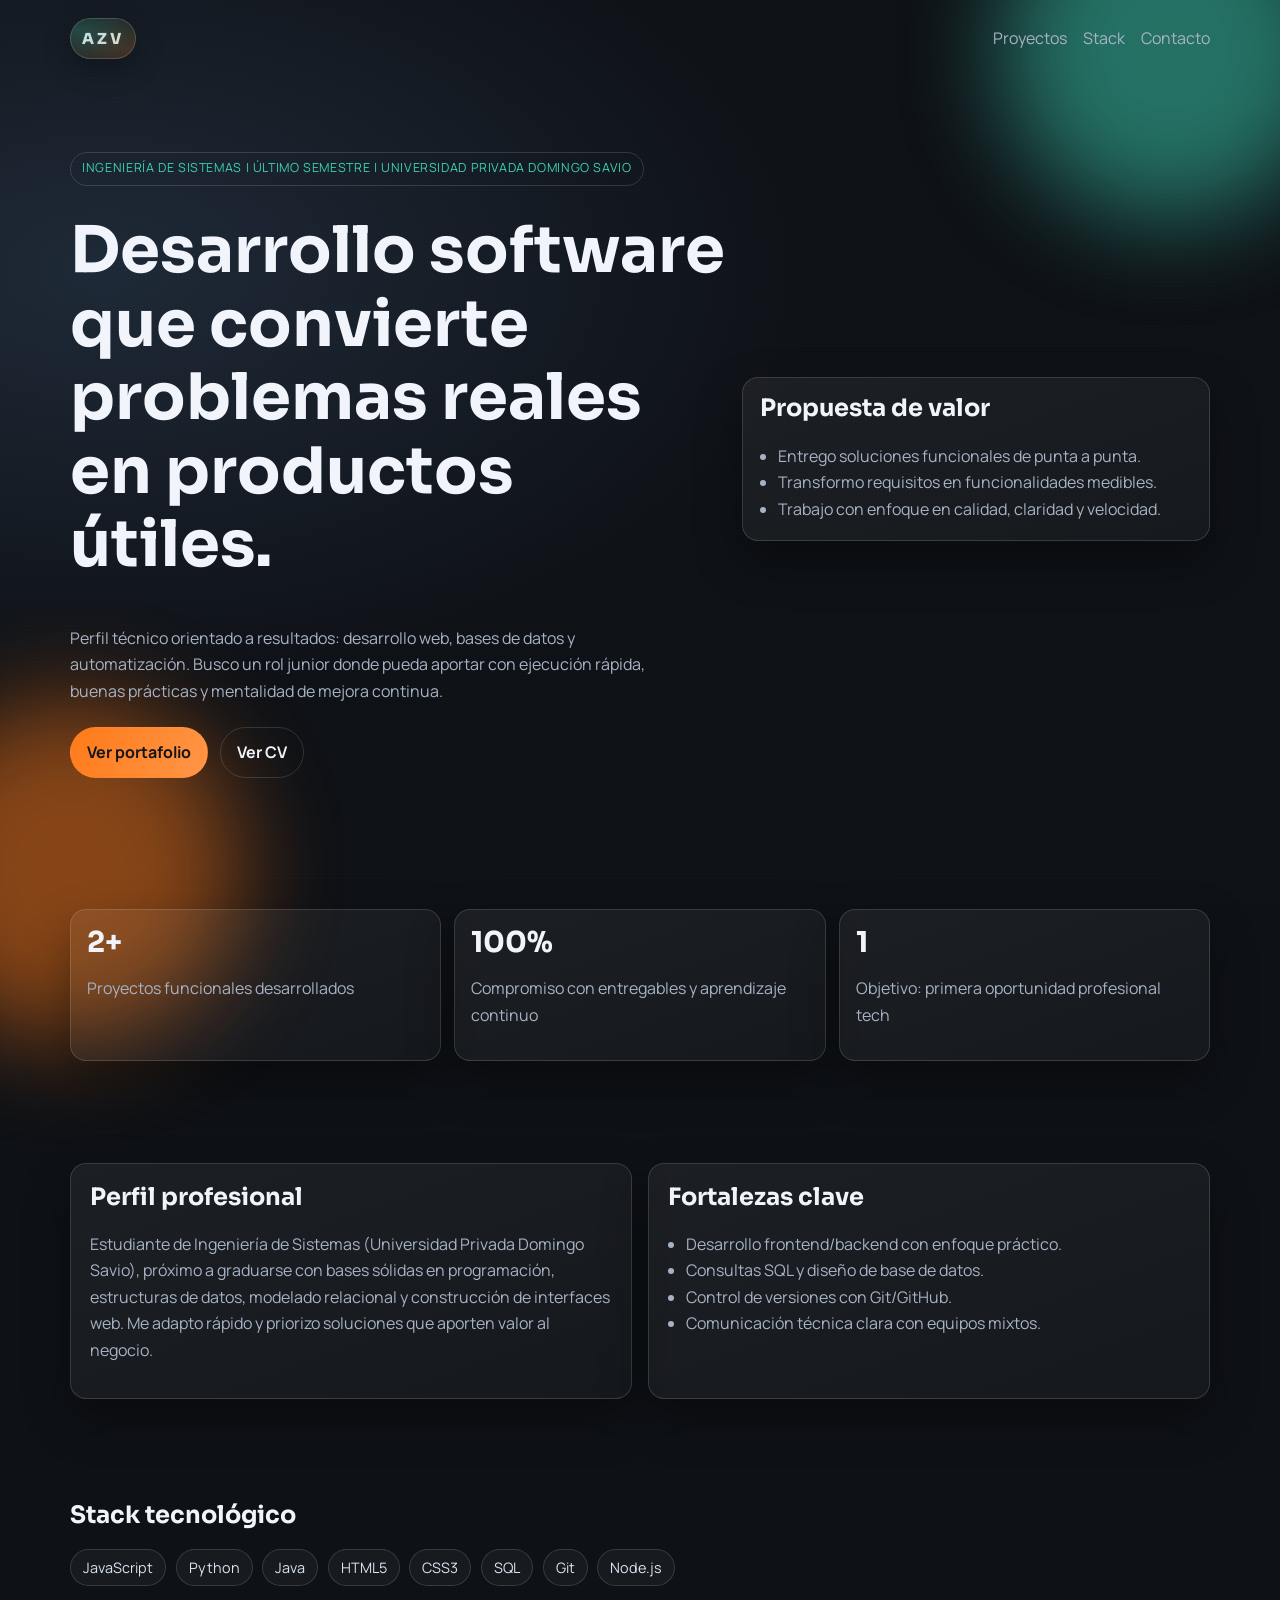
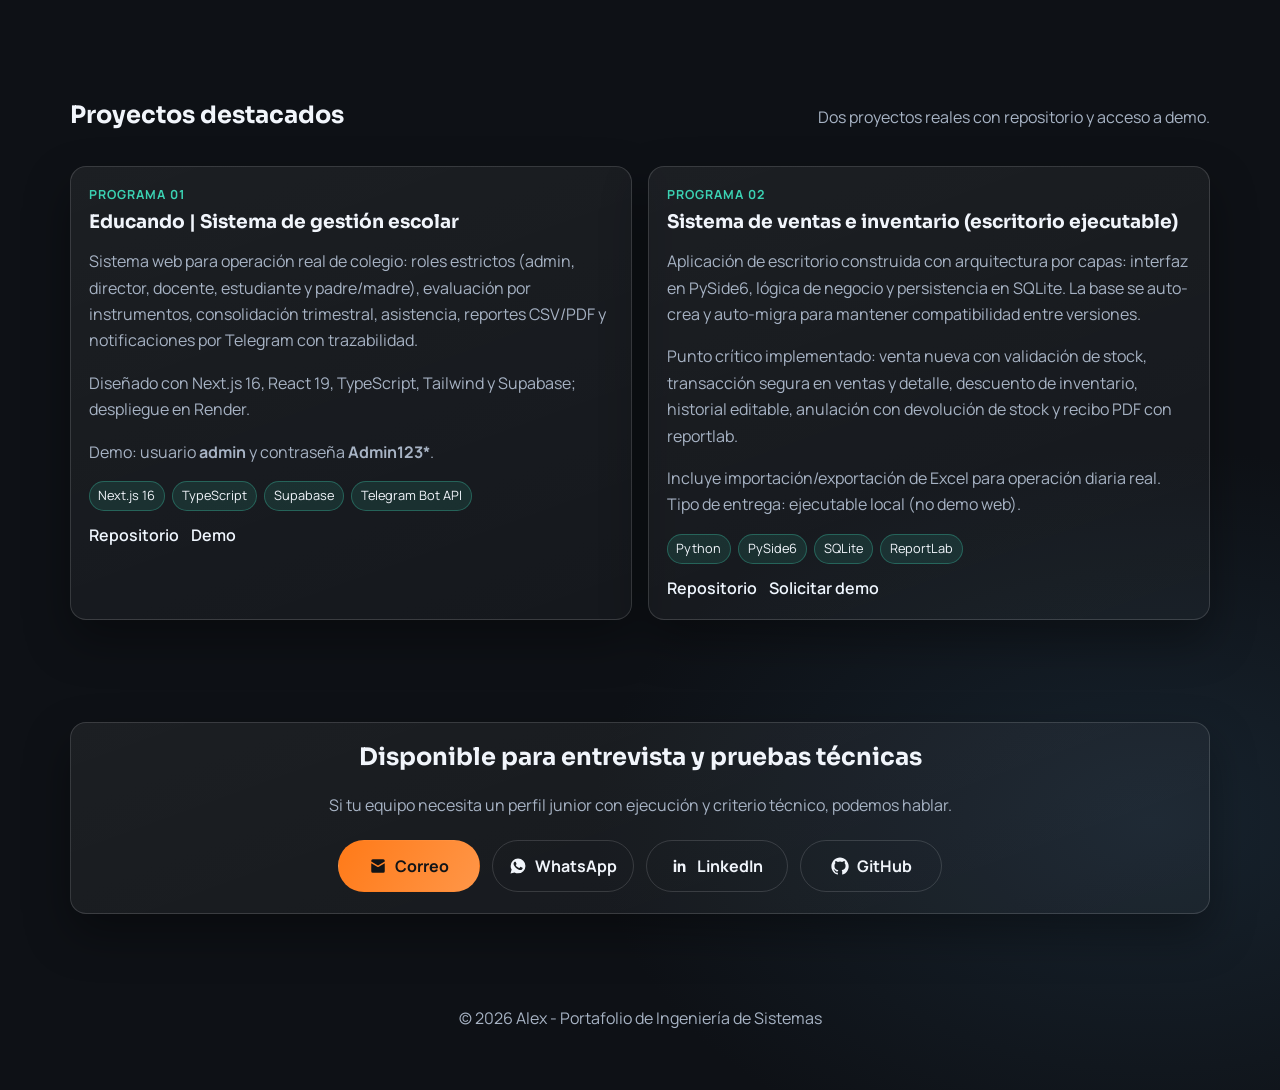
<file: index.html>
﻿<!doctype html>
<html lang="es">
<head>
  <meta charset="UTF-8" />
  <meta name="viewport" content="width=device-width, initial-scale=1.0" />
  <meta name="description" content="Portafolio profesional de estudiante de Ingeniería de Sistemas en último semestre" />
  <title>Alex | Portafolio de Ingeniería de Sistemas</title>
  <link rel="preconnect" href="https://fonts.googleapis.com">
  <link rel="preconnect" href="https://fonts.gstatic.com" crossorigin>
  <link href="https://fonts.googleapis.com/css2?family=Sora:wght@400;600;700;800&family=Manrope:wght@400;600&display=swap" rel="stylesheet">
  <link rel="stylesheet" href="styles.css" />
</head>
<body>
  <div class="noise"></div>
  <div class="orb orb--a"></div>
  <div class="orb orb--b"></div>

  <header class="hero reveal" id="inicio">
    <nav class="nav container">
      <a href="#inicio" class="brand">AZV</a>
      <div class="nav__links">
        <a href="#proyectos">Proyectos</a>
        <a href="#stack">Stack</a>
        <a href="#contacto">Contacto</a>
      </div>
    </nav>

    <div class="container hero__layout">
      <div>
        <p class="tag">Ingeniería de Sistemas | Último semestre | Universidad Privada Domingo Savio</p>
        <h1>Desarrollo software que convierte problemas reales en productos útiles.</h1>
        <p class="lead">
          Perfil técnico orientado a resultados: desarrollo web, bases de datos y automatización.
          Busco un rol junior donde pueda aportar con ejecución rápida, buenas prácticas y mentalidad de mejora continua.
        </p>
        <div class="hero__actions">
          <a class="btn" href="#proyectos">Ver portafolio</a>
          <a class="btn btn--ghost" href="cv.html" target="_blank" rel="noopener">Ver CV</a>
        </div>
      </div>

      <aside class="highlight-card">
        <h2>Propuesta de valor</h2>
        <ul>
          <li>Entrego soluciones funcionales de punta a punta.</li>
          <li>Transformo requisitos en funcionalidades medibles.</li>
          <li>Trabajo con enfoque en calidad, claridad y velocidad.</li>
        </ul>
      </aside>
    </div>
  </header>

  <main>
    <section class="section reveal" id="metricas">
      <div class="container stats">
        <article>
          <h3>2+</h3>
          <p>Proyectos funcionales desarrollados</p>
        </article>
        <article>
          <h3>100%</h3>
          <p>Compromiso con entregables y aprendizaje continuo</p>
        </article>
        <article>
          <h3>1</h3>
          <p>Objetivo: primera oportunidad profesional tech</p>
        </article>
      </div>
    </section>

    <section class="section reveal" id="sobre-mi">
      <div class="container split">
        <article class="panel">
          <h2>Perfil profesional</h2>
          <p>
            Estudiante de Ingeniería de Sistemas (Universidad Privada Domingo Savio), próximo a graduarse con bases sólidas en programación, estructuras de datos,
            modelado relacional y construcción de interfaces web. Me adapto rápido y priorizo soluciones que aporten valor al negocio.
          </p>
        </article>
        <article class="panel">
          <h2>Fortalezas clave</h2>
          <ul>
            <li>Desarrollo frontend/backend con enfoque práctico.</li>
            <li>Consultas SQL y diseño de base de datos.</li>
            <li>Control de versiones con Git/GitHub.</li>
            <li>Comunicación técnica clara con equipos mixtos.</li>
          </ul>
        </article>
      </div>
    </section>

    <section class="section reveal" id="stack">
      <div class="container">
        <h2>Stack tecnológico</h2>
        <div class="chips">
          <span>JavaScript</span>
          <span>Python</span>
          <span>Java</span>
          <span>HTML5</span>
          <span>CSS3</span>
          <span>SQL</span>
          <span>Git</span>
          <span>Node.js</span>
        </div>
      </div>
    </section>

    <section class="section reveal" id="proyectos">
      <div class="container">
        <div class="section-head">
          <h2>Proyectos destacados</h2>
          <p>Dos proyectos reales con repositorio y acceso a demo.</p>
        </div>

        <div class="projects">
          <article class="project-card">
            <p class="project-card__label">Programa 01</p>
            <h3>Educando | Sistema de gestión escolar</h3>
            <p>
              Sistema web para operación real de colegio: roles estrictos (admin, director, docente, estudiante y padre/madre),
              evaluación por instrumentos, consolidación trimestral, asistencia, reportes CSV/PDF y notificaciones por Telegram con trazabilidad.
            </p>
            <p>
              Diseñado con Next.js 16, React 19, TypeScript, Tailwind y Supabase; despliegue en Render.
            </p>
            <p>
              Demo: usuario <strong>admin</strong> y contraseña <strong>Admin123*</strong>.
            </p>
            <div class="project-card__tags">
              <span>Next.js 16</span>
              <span>TypeScript</span>
              <span>Supabase</span>
              <span>Telegram Bot API</span>
            </div>
            <div class="project-card__actions">
              <a href="https://github.com/pitercito89/Educando.1" target="_blank" rel="noopener">Repositorio</a>
              <a href="https://educando-1.vercel.app/" target="_blank" rel="noopener">Demo</a>
            </div>
          </article>

          <article class="project-card">
            <p class="project-card__label">Programa 02</p>
            <h3>Sistema de ventas e inventario (escritorio ejecutable)</h3>
            <p>
              Aplicación de escritorio construida con arquitectura por capas: interfaz en PySide6,
              lógica de negocio y persistencia en SQLite. La base se auto-crea y auto-migra para mantener compatibilidad entre versiones.
            </p>
            <p>
              Punto crítico implementado: venta nueva con validación de stock, transacción segura en ventas y detalle,
              descuento de inventario, historial editable, anulación con devolución de stock y recibo PDF con reportlab.
            </p>
            <p>
              Incluye importación/exportación de Excel para operación diaria real. Tipo de entrega: ejecutable local (no demo web).
            </p>
            <div class="project-card__tags">
              <span>Python</span>
              <span>PySide6</span>
              <span>SQLite</span>
              <span>ReportLab</span>
            </div>
            <div class="project-card__actions">
              <a href="https://github.com/pitercito89/Sitema_GuPa" target="_blank" rel="noopener">Repositorio</a>
              <a href="mailto:alex.azv1989@gmail.com">Solicitar demo</a>
            </div>
          </article>
        </div>
      </div>
    </section>

    <section class="section reveal" id="contacto">
      <div class="container contact-box">
        <h2>Disponible para entrevista y pruebas técnicas</h2>
        <p>
          Si tu equipo necesita un perfil junior con ejecución y criterio técnico, podemos hablar.
        </p>
        <div class="hero__actions contact-links">
          <a class="btn contact-link" href="mailto:alex.azv1989@gmail.com" aria-label="Enviar correo a Alex">
            <span class="contact-link__icon" aria-hidden="true">
              <svg viewBox="0 0 24 24">
                <path d="M3 5a2 2 0 0 1 2-2h14a2 2 0 0 1 2 2v.9l-9 5.4-9-5.4V5Zm0 3.2V19a2 2 0 0 0 2 2h14a2 2 0 0 0 2-2V8.2l-8.49 5.1a1 1 0 0 1-1.02 0L3 8.2Z"></path>
              </svg>
            </span>
            <span>Correo</span>
          </a>
          <a class="btn btn--ghost contact-link" href="https://wa.me/59163461474" target="_blank" rel="noopener" aria-label="Contactar por WhatsApp">
            <span class="contact-link__icon" aria-hidden="true">
              <svg viewBox="0 0 24 24">
                <path d="M12.04 2.01A9.86 9.86 0 0 0 2.2 11.86c0 1.74.45 3.45 1.3 4.95L2 22l5.34-1.4a9.85 9.85 0 0 0 4.7 1.2h.01a9.86 9.86 0 0 0 0-19.79Zm5.74 13.95c-.24.67-1.39 1.27-1.92 1.35-.5.07-1.14.1-1.84-.13-.43-.14-.98-.33-1.69-.64-2.97-1.28-4.9-4.28-5.05-4.48-.15-.2-1.2-1.6-1.2-3.05 0-1.45.76-2.16 1.02-2.46.27-.3.58-.37.78-.37h.56c.17 0 .4-.07.62.46.24.58.82 2.02.89 2.17.07.15.12.33.02.53-.1.2-.15.33-.3.5-.15.17-.31.37-.44.5-.15.15-.31.31-.13.61.18.3.8 1.32 1.72 2.14 1.18 1.04 2.17 1.36 2.48 1.51.31.15.48.13.65-.08.18-.2.74-.86.94-1.16.2-.3.4-.25.67-.15.27.1 1.71.8 2 0.94.3.15.5.22.57.35.07.13.07.76-.17 1.42Z"></path>
              </svg>
            </span>
            <span>WhatsApp</span>
          </a>
          <a class="btn btn--ghost contact-link" href="https://linkedin.com/in/alexander-zabala-vargas-859037278" target="_blank" rel="noopener" aria-label="Abrir perfil de LinkedIn">
            <span class="contact-link__icon" aria-hidden="true">
              <svg viewBox="0 0 24 24">
                <path d="M5.34 3.5a1.84 1.84 0 1 0 0 3.68 1.84 1.84 0 0 0 0-3.68ZM3.7 8.8h3.28V20H3.7V8.8Zm5.36 0h3.14v1.53h.05c.44-.82 1.51-1.69 3.1-1.69 3.31 0 3.92 2.18 3.92 5.01V20h-3.27v-5.62c0-1.34-.03-3.07-1.87-3.07-1.88 0-2.17 1.47-2.17 2.98V20H9.06V8.8Z"></path>
              </svg>
            </span>
            <span>LinkedIn</span>
          </a>
          <a class="btn btn--ghost contact-link" href="https://github.com/pitercito89/" target="_blank" rel="noopener" aria-label="Abrir perfil de GitHub">
            <span class="contact-link__icon" aria-hidden="true">
              <svg viewBox="0 0 24 24">
                <path d="M12 .5C5.65.5.5 5.77.5 12.27c0 5.2 3.3 9.62 7.88 11.18.58.11.79-.26.79-.57 0-.28-.01-1.03-.01-2.03-3.21.72-3.89-1.58-3.89-1.58-.52-1.37-1.28-1.73-1.28-1.73-1.04-.73.08-.71.08-.71 1.15.08 1.76 1.22 1.76 1.22 1.02 1.81 2.68 1.29 3.33.99.1-.76.4-1.29.73-1.59-2.56-.3-5.25-1.31-5.25-5.83 0-1.29.45-2.34 1.19-3.17-.12-.3-.52-1.5.11-3.13 0 0 .97-.32 3.19 1.21a10.8 10.8 0 0 1 5.8 0c2.21-1.53 3.18-1.2 3.18-1.2.64 1.62.24 2.82.12 3.12.74.83 1.19 1.89 1.19 3.17 0 4.53-2.7 5.52-5.28 5.82.41.36.79 1.08.79 2.18 0 1.57-.01 2.83-.01 3.22 0 .31.2.69.8.57 4.58-1.56 7.87-5.98 7.87-11.18C23.5 5.77 18.35.5 12 .5Z"></path>
              </svg>
            </span>
            <span>GitHub</span>
          </a>
        </div>
      </div>
    </section>
  </main>

  <footer class="footer">
    <p>© <span id="year"></span> Alex - Portafolio de Ingeniería de Sistemas</p>
  </footer>

  <script src="script.js"></script>
</body>
</html>
</file>
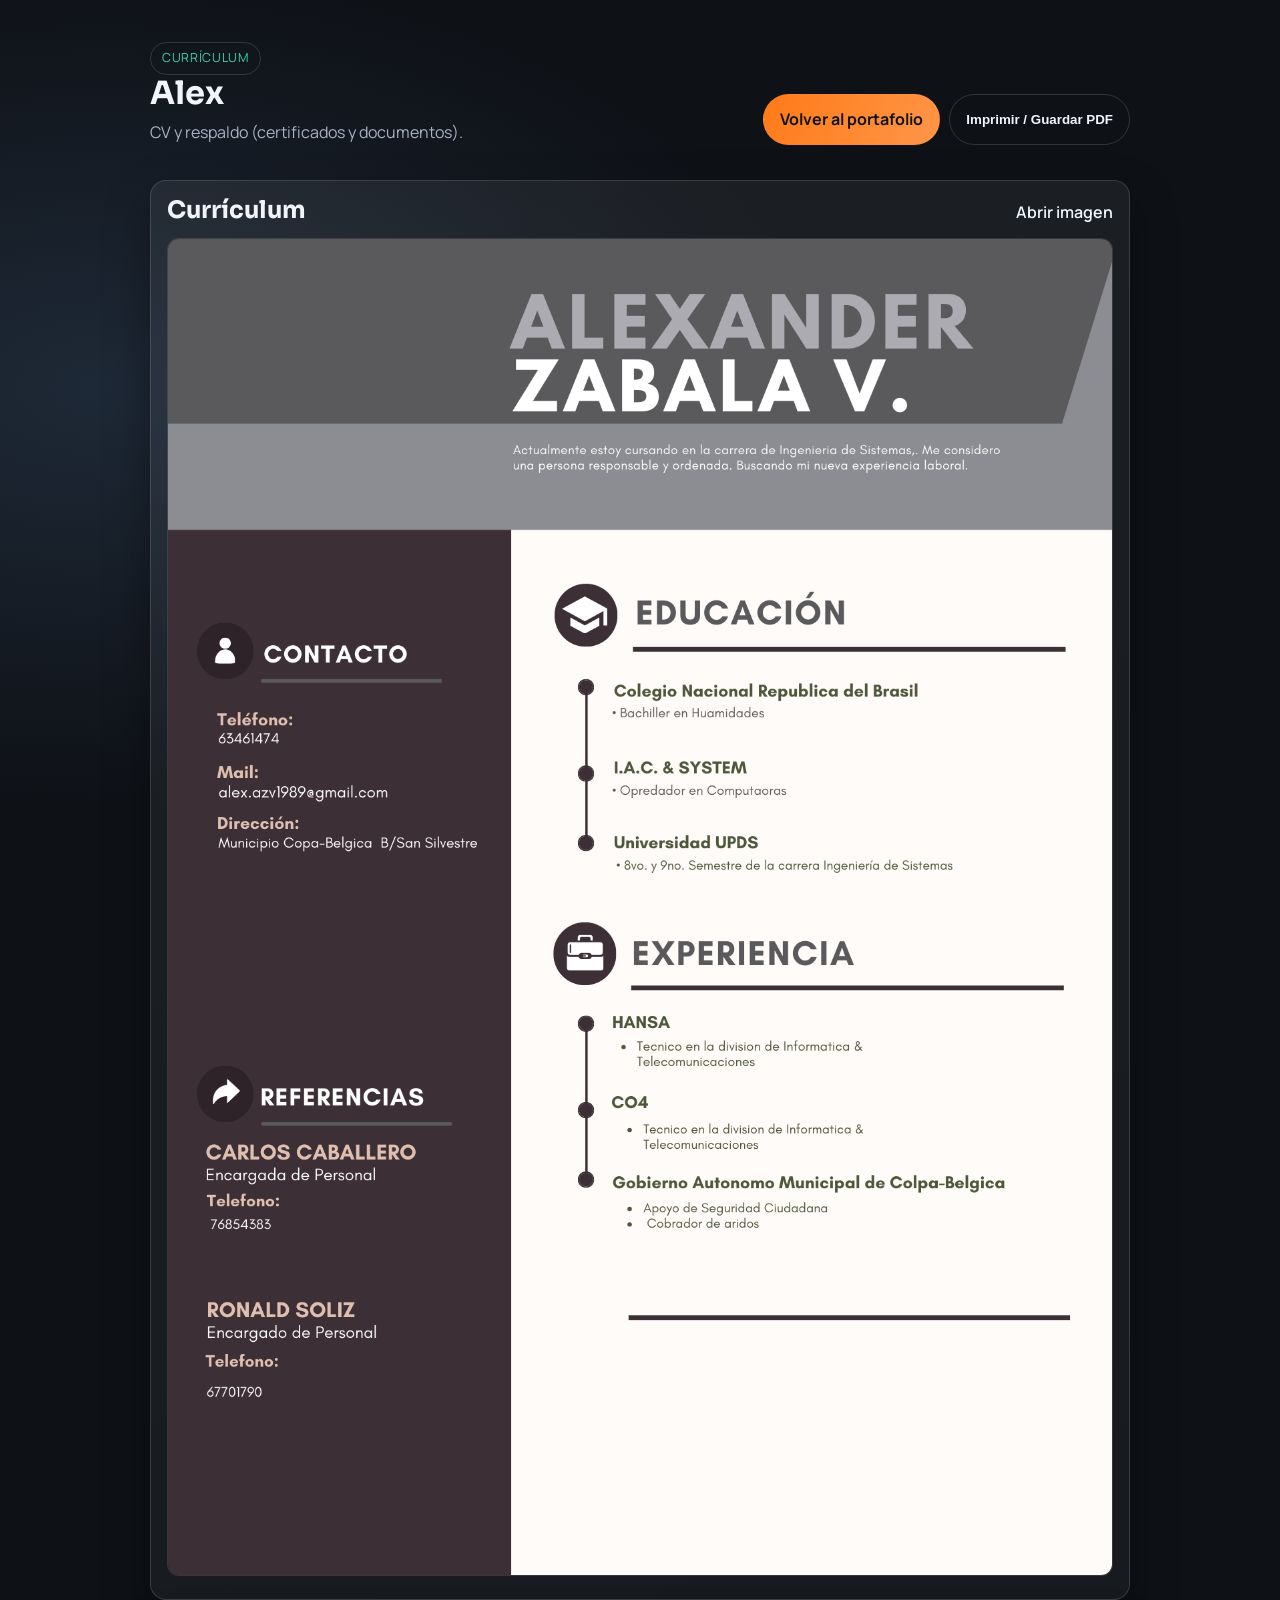
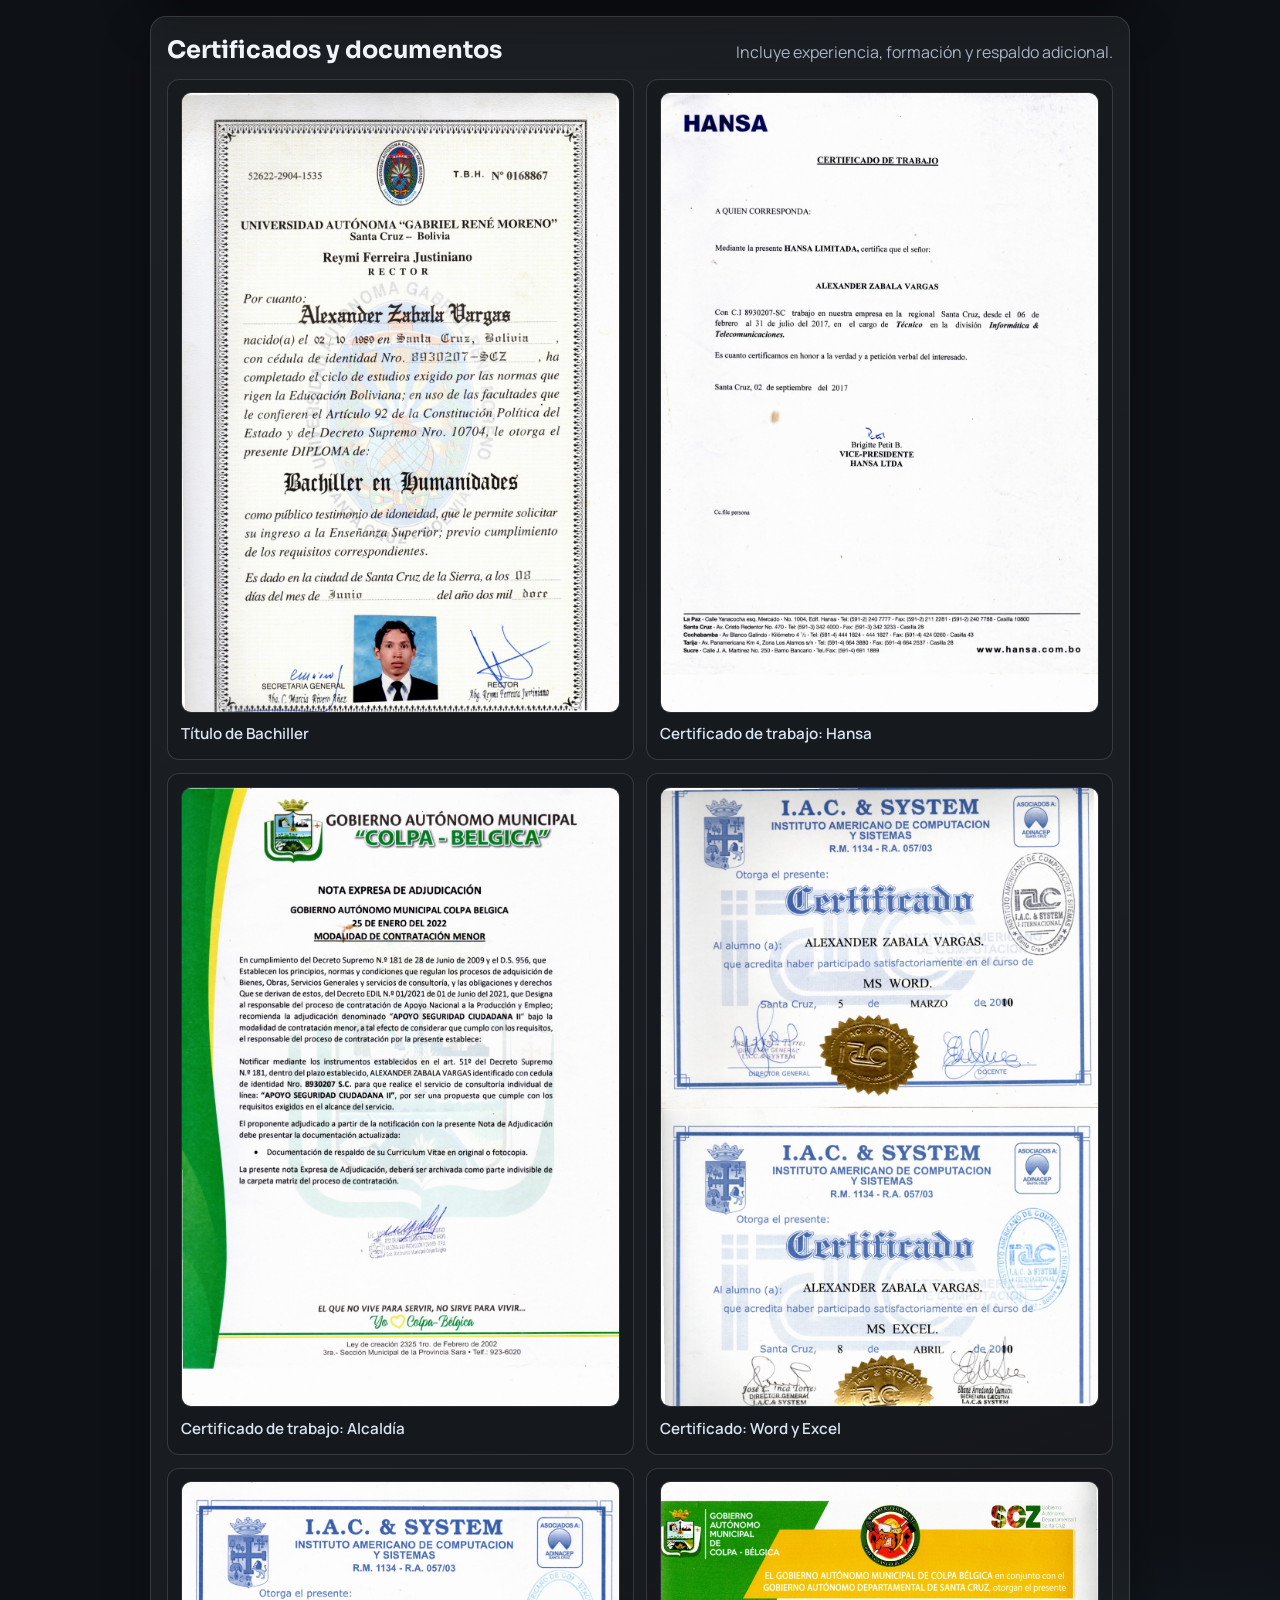
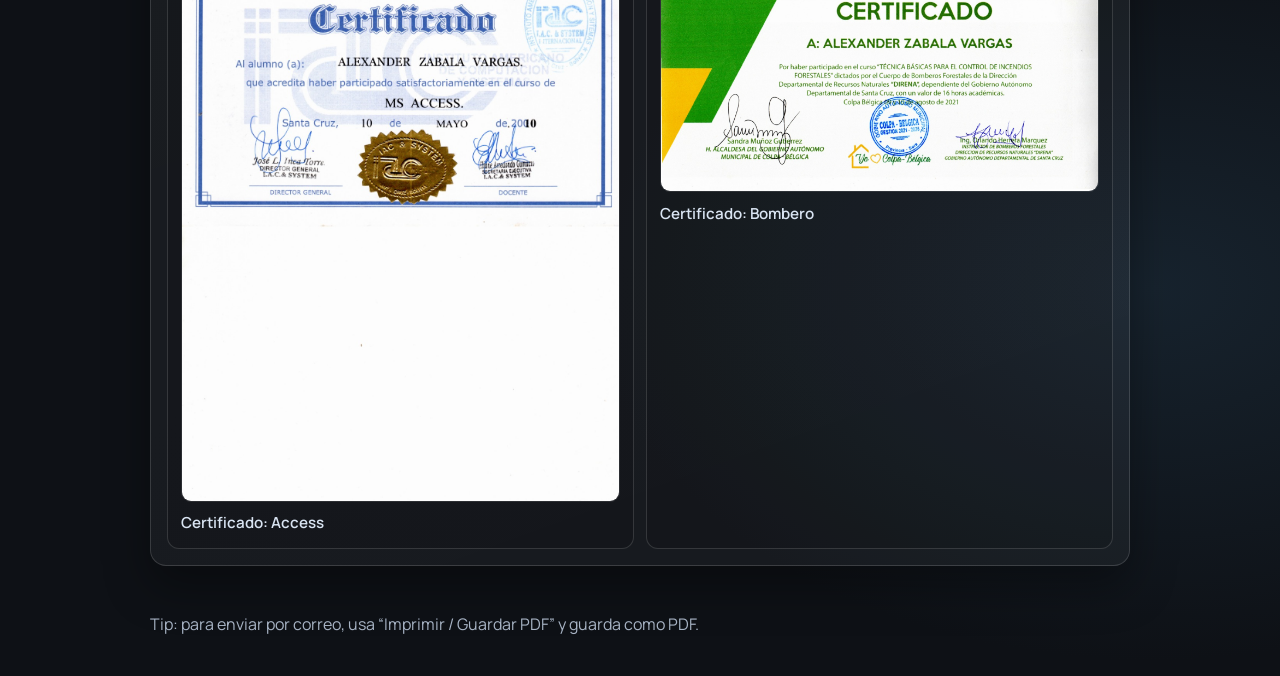
<file: cv.html>
<!doctype html>
<html lang="es">
<head>
  <meta charset="UTF-8" />
  <meta name="viewport" content="width=device-width, initial-scale=1.0" />
  <meta name="description" content="Currículum y certificados de Alex" />
  <title>Alex | Currículum y certificados</title>
  <link rel="preconnect" href="https://fonts.googleapis.com">
  <link rel="preconnect" href="https://fonts.gstatic.com" crossorigin>
  <link href="https://fonts.googleapis.com/css2?family=Sora:wght@400;600;700;800&family=Manrope:wght@400;600&display=swap" rel="stylesheet">
  <link rel="stylesheet" href="cv.css" />
</head>
<body>
  <header class="top">
    <div class="container top__row">
      <div>
        <p class="kicker">Currículum</p>
        <h1>Alex</h1>
        <p class="sub">CV y respaldo (certificados y documentos).</p>
      </div>
      <div class="top__actions">
        <a class="btn" href="index.html">Volver al portafolio</a>
        <button class="btn btn--ghost" type="button" onclick="window.print()">Imprimir / Guardar PDF</button>
      </div>
    </div>
  </header>

  <main class="container">
    <section class="card" aria-labelledby="cv">
      <div class="card__head">
        <h2 id="cv">Currículum</h2>
        <a class="link" href="Curriculum_AZV.png" target="_blank" rel="noopener">Abrir imagen</a>
      </div>
      <img class="doc-img" src="Curriculum_AZV.png" alt="Currículum de Alex" loading="eager" />
    </section>

    <section class="card" aria-labelledby="certificados">
      <div class="card__head">
        <h2 id="certificados">Certificados y documentos</h2>
        <p class="muted">Incluye experiencia, formación y respaldo adicional.</p>
      </div>

      <div class="grid">
        <figure class="doc">
          <img src="Titulo_Bachiller.jpeg" alt="Título de Bachiller" loading="lazy" />
          <figcaption>Título de Bachiller</figcaption>
        </figure>
        <figure class="doc">
          <img src="Ceriticado_Trabajo_Hansa.jpeg" alt="Certificado de trabajo - Hansa" loading="lazy" />
          <figcaption>Certificado de trabajo: Hansa</figcaption>
        </figure>
        <figure class="doc">
          <img src="Ceriticado_Trabajo_Alcaldia.jpeg" alt="Certificado de trabajo - Alcaldía" loading="lazy" />
          <figcaption>Certificado de trabajo: Alcaldía</figcaption>
        </figure>
        <figure class="doc">
          <img src="Ceriticado_Word_Excel.jpeg" alt="Certificado de Word y Excel" loading="lazy" />
          <figcaption>Certificado: Word y Excel</figcaption>
        </figure>
        <figure class="doc">
          <img src="Ceriticado_Access.jpeg" alt="Certificado de Access" loading="lazy" />
          <figcaption>Certificado: Access</figcaption>
        </figure>
        <figure class="doc">
          <img src="Certificado_Bombero.jpeg" alt="Certificado de Bombero" loading="lazy" />
          <figcaption>Certificado: Bombero</figcaption>
        </figure>
      </div>
    </section>
  </main>

  <footer class="footer">
    <div class="container">
      <p class="muted">Tip: para enviar por correo, usa “Imprimir / Guardar PDF” y guarda como PDF.</p>
    </div>
  </footer>
</body>
</html>
</file>
<file: styles.css>
﻿:root {
  --bg: #0e1116;
  --surface: #151b22;
  --surface-2: #1c242e;
  --text: #f1f5fb;
  --muted: #a7b3c4;
  --accent: #ff7a18;
  --accent-2: #3bd1b2;
  --line: rgba(255, 255, 255, 0.14);
  --shadow: 0 20px 45px rgba(0, 0, 0, 0.35);
}

* {
  box-sizing: border-box;
}

html {
  scroll-behavior: smooth;
}

body {
  margin: 0;
  color: var(--text);
  font-family: "Manrope", sans-serif;
  background: radial-gradient(1200px 700px at 8% 10%, #1e2937 0%, transparent 60%),
              radial-gradient(900px 600px at 90% 90%, #17232e 0%, transparent 62%),
              var(--bg);
  line-height: 1.65;
  overflow-x: hidden;
}

h1,
h2,
h3 {
  margin-top: 0;
  line-height: 1.15;
  font-family: "Sora", sans-serif;
}

p {
  color: var(--muted);
}

a {
  color: inherit;
}

.container {
  width: min(1140px, calc(100% - 2rem));
  margin-inline: auto;
}

.noise {
  position: fixed;
  inset: 0;
  pointer-events: none;
  background-image: radial-gradient(rgba(255, 255, 255, 0.045) 1px, transparent 0);
  background-size: 4px 4px;
  opacity: 0.24;
  z-index: -2;
}

.orb {
  position: fixed;
  width: 340px;
  height: 340px;
  border-radius: 999px;
  filter: blur(50px);
  z-index: -1;
  opacity: 0.5;
}

.orb--a {
  background: #3bd1b2;
  top: -120px;
  right: -60px;
}

.orb--b {
  background: #ff7a18;
  bottom: -140px;
  left: -100px;
}

.hero {
  padding-bottom: 2rem;
}

.nav {
  display: flex;
  justify-content: space-between;
  align-items: center;
  padding-top: 1.1rem;
}

.brand {
  font-family: "Sora", sans-serif;
  font-weight: 800;
  text-decoration: none;
  letter-spacing: 0.18em;
  text-transform: uppercase;
  font-size: 0.95rem;
  display: inline-flex;
  align-items: center;
  padding: 0.48rem 0.7rem 0.44rem;
  border-radius: 999px;
  border: 1px solid rgba(255, 255, 255, 0.18);
  background: rgba(255, 255, 255, 0.04);
  box-shadow: 0 10px 28px rgba(0, 0, 0, 0.28);
  position: relative;
  isolation: isolate;
}

.brand::before {
  content: "";
  position: absolute;
  inset: -1px;
  border-radius: inherit;
  background: radial-gradient(120px 60px at 15% 30%, rgba(59, 209, 178, 0.42), transparent 60%),
              radial-gradient(140px 70px at 85% 75%, rgba(255, 122, 24, 0.36), transparent 62%);
  opacity: 0.55;
  z-index: -1;
}

.brand {
  background-image: linear-gradient(120deg, #ffffff 0%, #d6e9ff 40%, #fff0e4 100%);
  -webkit-background-clip: text;
  background-clip: text;
  color: transparent;
}

.brand:hover {
  transform: translateY(-1px);
  transition: transform 200ms ease;
}

.nav__links {
  display: flex;
  gap: 1rem;
}

.nav__links a {
  text-decoration: none;
  color: var(--muted);
}

.nav__links a:hover {
  color: var(--text);
}

.hero__layout {
  padding: 5rem 0 3rem;
  display: grid;
  grid-template-columns: 1.4fr 1fr;
  gap: 1rem;
  align-items: center;
}

.tag {
  display: inline-flex;
  padding: 0.35rem 0.7rem;
  border: 1px solid var(--line);
  border-radius: 999px;
  font-size: 0.78rem;
  letter-spacing: 0.05em;
  text-transform: uppercase;
  color: var(--accent-2);
}

h1 {
  margin-top: 1rem;
  font-size: clamp(2.1rem, 5vw, 4rem);
  max-width: 16ch;
}

.lead {
  max-width: 62ch;
}

.hero__actions {
  display: flex;
  gap: 0.75rem;
  flex-wrap: wrap;
  margin-top: 1.4rem;
}

.btn {
  display: inline-flex;
  align-items: center;
  justify-content: center;
  border: 1px solid transparent;
  padding: 0.72rem 1rem;
  border-radius: 999px;
  text-decoration: none;
  font-weight: 700;
  background: linear-gradient(120deg, #ff7a18 0%, #ff9648 100%);
  color: #121417;
  transition: transform 200ms ease, box-shadow 200ms ease;
}

.btn:hover {
  transform: translateY(-2px);
  box-shadow: 0 12px 26px rgba(255, 122, 24, 0.35);
}

.btn--ghost {
  background: transparent;
  border-color: var(--line);
  color: var(--text);
}

.btn--ghost:hover {
  box-shadow: none;
  background: rgba(255, 255, 255, 0.05);
}

.highlight-card,
.panel,
.project-card,
.contact-box,
.stats article {
  background: linear-gradient(160deg, rgba(255, 255, 255, 0.06) 0%, rgba(255, 255, 255, 0.03) 100%);
  border: 1px solid var(--line);
  border-radius: 16px;
  box-shadow: var(--shadow);
}

.highlight-card {
  padding: 1.1rem;
}

.highlight-card ul {
  margin: 0;
  padding-left: 1.1rem;
  color: var(--muted);
}

.section {
  padding: 3.2rem 0;
}

.stats {
  display: grid;
  grid-template-columns: repeat(3, minmax(0, 1fr));
  gap: 0.8rem;
}

.stats article {
  padding: 1rem;
}

.stats h3 {
  margin-bottom: 0.2rem;
  font-size: 1.8rem;
}

.split {
  display: grid;
  grid-template-columns: repeat(2, minmax(0, 1fr));
  gap: 1rem;
}

.panel {
  padding: 1.2rem;
}

.panel ul {
  margin: 0;
  padding-left: 1.1rem;
  color: var(--muted);
}

.chips {
  margin-top: 1rem;
  display: flex;
  flex-wrap: wrap;
  gap: 0.6rem;
}

.chips span {
  border: 1px solid var(--line);
  border-radius: 999px;
  padding: 0.35rem 0.75rem;
  background: rgba(255, 255, 255, 0.04);
  color: #d9e4f2;
  font-size: 0.9rem;
}

.section-head {
  display: flex;
  justify-content: space-between;
  align-items: baseline;
  gap: 1rem;
}

.projects {
  margin-top: 1rem;
  display: grid;
  gap: 1rem;
  grid-template-columns: repeat(2, minmax(0, 1fr));
}

.project-card {
  padding: 1.1rem;
}

.project-card__label {
  margin: 0;
  color: var(--accent-2);
  font-size: 0.78rem;
  font-weight: 700;
  text-transform: uppercase;
  letter-spacing: 0.08em;
}

.project-card h3 {
  margin: 0.35rem 0 0.6rem;
}

.project-card__tags {
  display: flex;
  gap: 0.45rem;
  flex-wrap: wrap;
  margin: 0.7rem 0;
}

.project-card__tags span {
  font-size: 0.8rem;
  border-radius: 999px;
  padding: 0.22rem 0.55rem;
  background: rgba(59, 209, 178, 0.12);
  border: 1px solid rgba(59, 209, 178, 0.32);
}

.project-card__actions {
  display: flex;
  gap: 0.8rem;
}

.project-card__actions a {
  color: #f0f7ff;
  text-decoration: none;
  font-weight: 600;
}

.project-card__actions a:hover {
  color: var(--accent-2);
}

.contact-box {
  padding: 1.3rem;
  text-align: center;
}

.contact-links {
  justify-content: center;
  align-items: center;
}

.contact-link {
  min-width: 142px;
  gap: 0.5rem;
}

.contact-link__icon {
  width: 18px;
  height: 18px;
  display: inline-flex;
}

.contact-link__icon svg {
  width: 18px;
  height: 18px;
  fill: currentColor;
}

.contact-note {
  margin: 0.9rem 0 0;
  font-size: 0.93rem;
  color: #c5d1df;
}

.footer {
  text-align: center;
  color: var(--muted);
  padding: 1.5rem 1rem 2.7rem;
}

.reveal {
  opacity: 0;
  transform: translateY(18px);
  transition: opacity 520ms ease, transform 520ms ease;
}

.reveal.is-visible {
  opacity: 1;
  transform: translateY(0);
}

@media (max-width: 930px) {
  .hero__layout,
  .split,
  .projects,
  .stats {
    grid-template-columns: 1fr;
  }

  .section-head {
    display: block;
  }

  .nav__links {
    display: none;
  }

  .contact-link {
    min-width: 0;
  }
}
</file>
<file: cv.css>
:root {
  --bg: #0e1116;
  --surface: rgba(255, 255, 255, 0.06);
  --surface-2: rgba(255, 255, 255, 0.04);
  --text: #f1f5fb;
  --muted: #a7b3c4;
  --line: rgba(255, 255, 255, 0.14);
  --accent: #ff7a18;
  --shadow: 0 20px 45px rgba(0, 0, 0, 0.35);
}

* { box-sizing: border-box; }

body {
  margin: 0;
  color: var(--text);
  font-family: "Manrope", sans-serif;
  background: radial-gradient(1200px 700px at 8% 10%, #1e2937 0%, transparent 60%),
              radial-gradient(900px 600px at 90% 90%, #17232e 0%, transparent 62%),
              var(--bg);
  line-height: 1.65;
}

h1, h2 {
  margin: 0;
  font-family: "Sora", sans-serif;
  line-height: 1.15;
}

p { margin: 0.4rem 0 0; }

.container {
  width: min(980px, calc(100% - 2rem));
  margin-inline: auto;
}

.top {
  padding: 2.2rem 0 1.2rem;
}

.top__row {
  display: flex;
  gap: 1rem;
  align-items: flex-end;
  justify-content: space-between;
  flex-wrap: wrap;
}

.kicker {
  display: inline-flex;
  padding: 0.35rem 0.7rem;
  border: 1px solid var(--line);
  border-radius: 999px;
  font-size: 0.78rem;
  letter-spacing: 0.05em;
  text-transform: uppercase;
  color: #3bd1b2;
}

.sub, .muted { color: var(--muted); }

.top__actions {
  display: flex;
  gap: 0.6rem;
  flex-wrap: wrap;
}

.btn {
  appearance: none;
  border: 1px solid transparent;
  padding: 0.72rem 1rem;
  border-radius: 999px;
  text-decoration: none;
  font-weight: 700;
  cursor: pointer;
  background: linear-gradient(120deg, #ff7a18 0%, #ff9648 100%);
  color: #121417;
}

.btn--ghost {
  background: transparent;
  border-color: var(--line);
  color: var(--text);
}

.card {
  margin: 1rem 0;
  padding: 1rem;
  background: linear-gradient(160deg, var(--surface) 0%, var(--surface-2) 100%);
  border: 1px solid var(--line);
  border-radius: 16px;
  box-shadow: var(--shadow);
}

.card__head {
  display: flex;
  align-items: baseline;
  justify-content: space-between;
  gap: 1rem;
  flex-wrap: wrap;
  margin-bottom: 0.8rem;
}

.link {
  color: #f0f7ff;
  text-decoration: none;
  font-weight: 600;
}

.link:hover { color: #3bd1b2; }

.doc-img {
  width: 100%;
  height: auto;
  border-radius: 12px;
  border: 1px solid var(--line);
  background: rgba(0,0,0,0.15);
}

.grid {
  display: grid;
  gap: 0.8rem;
  grid-template-columns: repeat(2, minmax(0, 1fr));
}

.doc {
  margin: 0;
  padding: 0.8rem;
  border-radius: 12px;
  border: 1px solid var(--line);
  background: rgba(0, 0, 0, 0.12);
}

.doc img {
  width: 100%;
  height: auto;
  display: block;
  border-radius: 10px;
  border: 1px solid rgba(255,255,255,0.10);
}

.doc figcaption {
  margin-top: 0.55rem;
  color: #d9e4f2;
  font-weight: 600;
  font-size: 0.95rem;
}

.footer {
  padding: 1.4rem 0 2.4rem;
}

@media (max-width: 760px) {
  .grid { grid-template-columns: 1fr; }
}

@media print {
  :root {
    --bg: #ffffff;
    --text: #121417;
    --muted: #3d4856;
    --line: rgba(0, 0, 0, 0.18);
    --surface: #ffffff;
    --surface-2: #ffffff;
    --shadow: none;
  }

  body { background: #ffffff !important; }
  .btn, .btn--ghost { display: none !important; }
  .card { break-inside: avoid; box-shadow: none; }
  .doc { break-inside: avoid; }
}
</file>
